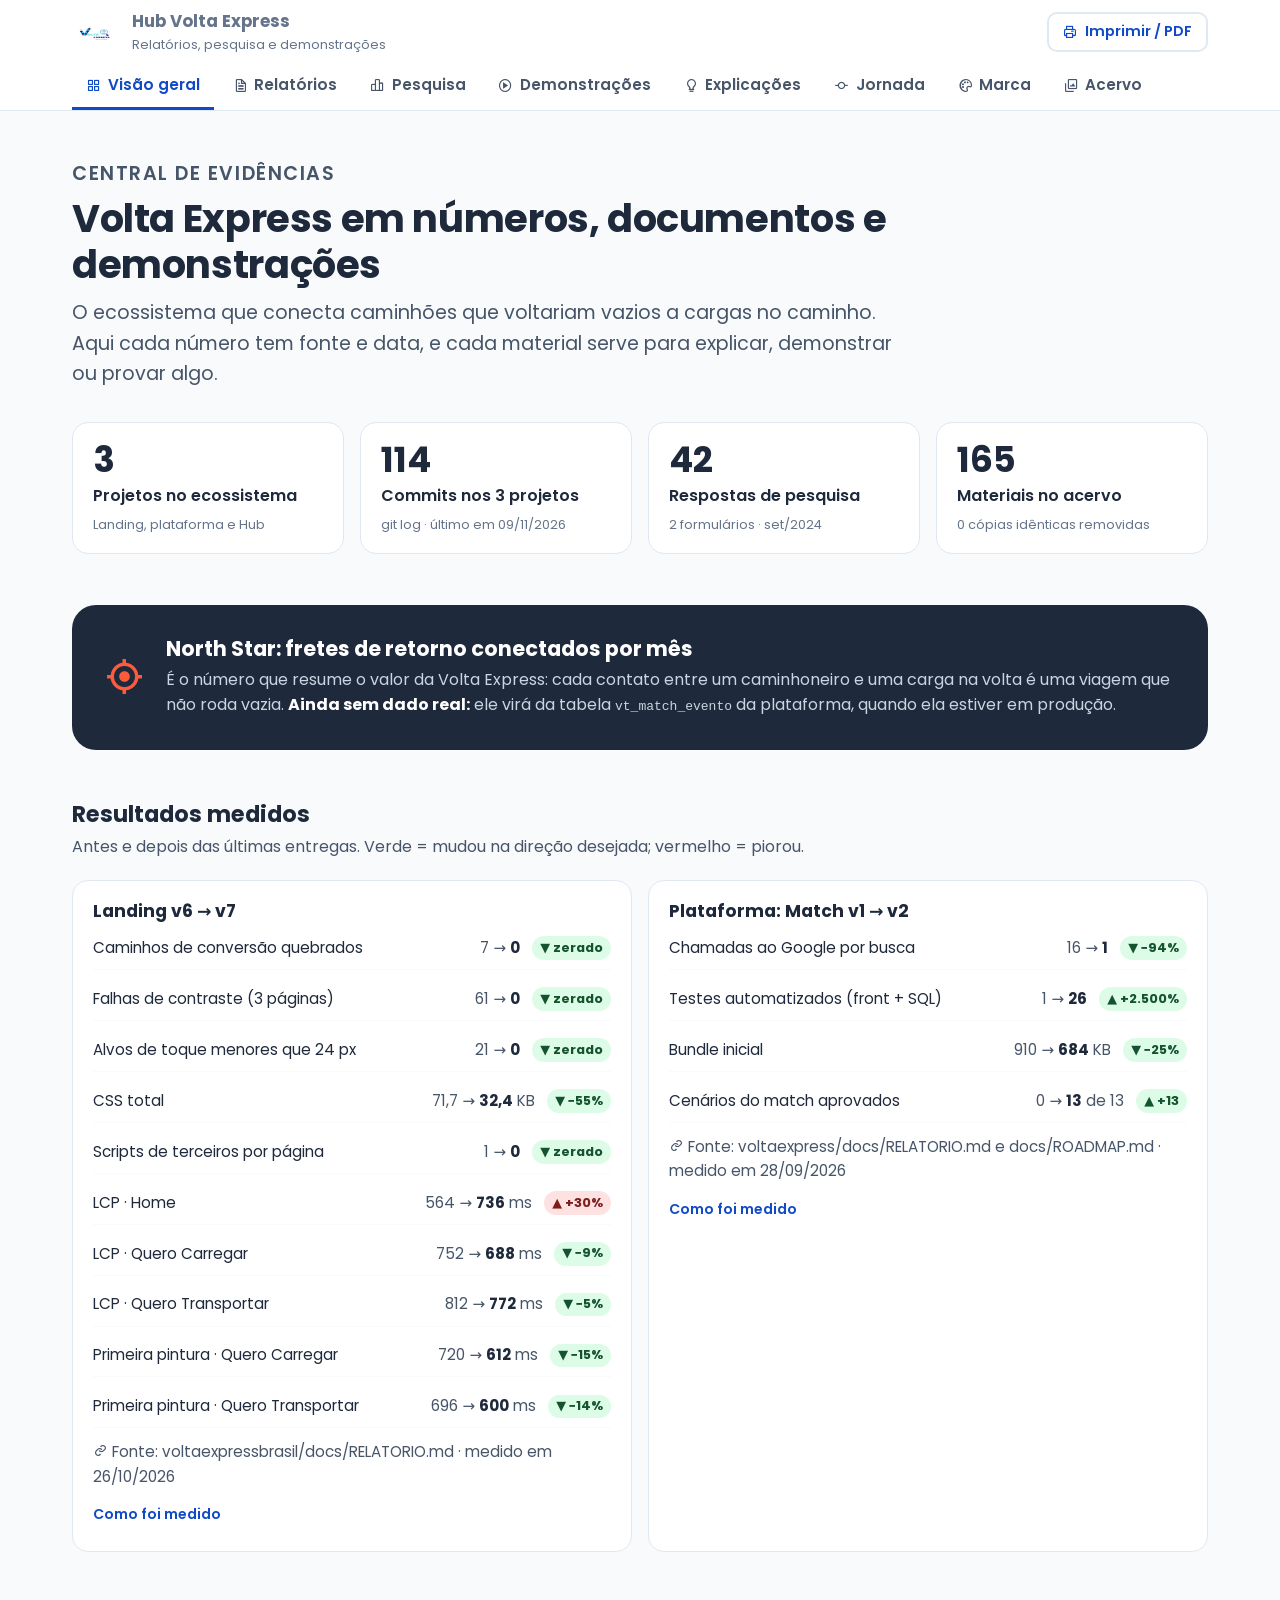
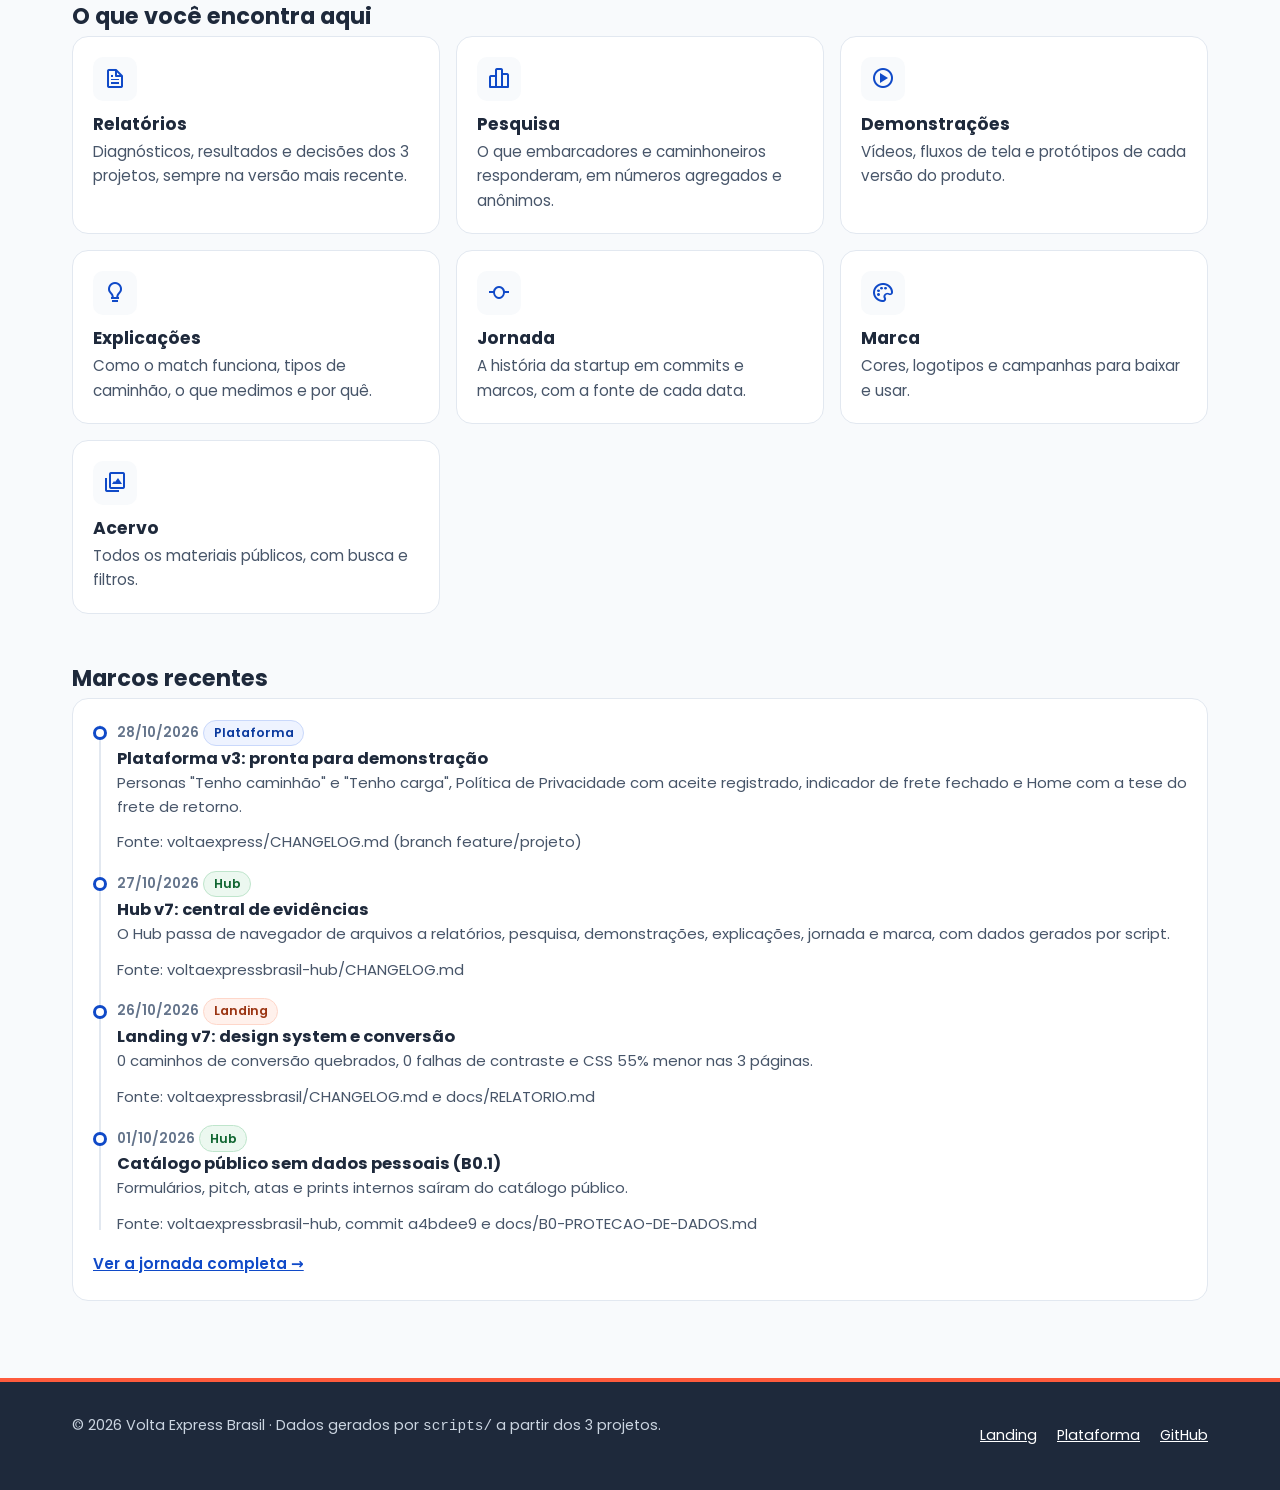
<file: index.html>
<!DOCTYPE html>
<html lang="pt-BR">
<head>
  <meta charset="UTF-8" />
  <meta name="viewport" content="width=device-width, initial-scale=1" />
  <title>Hub Volta Express | Relatórios, pesquisa e demonstrações</title>
  <meta name="description" content="Central de evidências da Volta Express Brasil: relatórios, pesquisa, demonstrações, explicações, jornada e marca, cada número com fonte e data." />
  <meta name="theme-color" content="#104ac8" />

  <link rel="preconnect" href="https://fonts.googleapis.com" />
  <link rel="preconnect" href="https://fonts.gstatic.com" crossorigin />
  <link rel="stylesheet" href="https://fonts.googleapis.com/css2?family=Poppins:wght@400;600;700&display=swap" />
  <link rel="stylesheet" href="https://cdn.jsdelivr.net/npm/boxicons@2.1.4/css/boxicons.min.css" media="print" onload="this.media='all'" />
  <noscript><link rel="stylesheet" href="https://cdn.jsdelivr.net/npm/boxicons@2.1.4/css/boxicons.min.css" /></noscript>

  <link rel="stylesheet" href="./shared/tokens.css?v=7.0.0" />
  <link rel="stylesheet" href="./style.css?v=7.0.0" />

  <link rel="apple-touch-icon" sizes="180x180" href="./public/apple-touch-icon.png" />
  <link rel="icon" type="image/png" sizes="32x32" href="./public/favicon-32x32.png" />
  <link rel="manifest" href="./public/site.webmanifest" />

  <script type="module" src="./js/main.js?v=7.0.0"></script>
</head>
<body>
  <a class="skip-link" href="#app">Pular para o conteúdo</a>

  <header class="hub-header">
    <div class="container hub-top">
      <a class="hub-brand" href="#/">
        <img src="./midia/voltaexpressbrasil/veb-logo/logo-completa-mini.webp" alt="" width="48" height="32" />
        <span><strong>Hub Volta Express</strong><span>Relatórios, pesquisa e demonstrações</span></span>
      </a>
      <div class="hub-actions">
        <button class="btn btn-ghost btn-sm" type="button" id="imprimir" aria-label="Imprimir ou salvar em PDF"><i class="bx bx-printer" aria-hidden="true"></i> <span class="ocultar-celular">Imprimir / PDF</span><span class="so-celular" aria-hidden="true">PDF</span></button>
      </div>
    </div>
    <nav class="container hub-tabs" aria-label="Seções do Hub">
      <ul>
        <li><a href="#/" data-rota="visao-geral"><i class="bx bx-grid-alt" aria-hidden="true"></i> Visão geral</a></li>
        <li><a href="#/relatorios" data-rota="relatorios"><i class="bx bx-file" aria-hidden="true"></i> Relatórios</a></li>
        <li><a href="#/pesquisa" data-rota="pesquisa"><i class="bx bx-bar-chart-alt-2" aria-hidden="true"></i> Pesquisa</a></li>
        <li><a href="#/demonstracoes" data-rota="demonstracoes"><i class="bx bx-play-circle" aria-hidden="true"></i> Demonstrações</a></li>
        <li><a href="#/explicacoes" data-rota="explicacoes"><i class="bx bx-bulb" aria-hidden="true"></i> Explicações</a></li>
        <li><a href="#/jornada" data-rota="jornada"><i class="bx bx-git-commit" aria-hidden="true"></i> Jornada</a></li>
        <li><a href="#/marca" data-rota="marca"><i class="bx bx-palette" aria-hidden="true"></i> Marca</a></li>
        <li><a href="#/acervo" data-rota="acervo"><i class="bx bx-images" aria-hidden="true"></i> Acervo</a></li>
      </ul>
    </nav>
  </header>

  <main id="app" class="container" tabindex="-1" aria-live="polite">
    <noscript>
      <div class="aviso">O Hub precisa de JavaScript para montar os relatórios a partir dos dados em <code>data/</code>. Os arquivos originais estão em <code>assets/</code> e os textos em <code>data/relatorios/</code>.</div>
    </noscript>
    <p class="vazio">Carregando…</p>
  </main>

  <footer class="hub-footer">
    <div class="container">
      <p>© 2026 Volta Express Brasil · Dados gerados por <code>scripts/</code> a partir dos 3 projetos.</p>
      <ul>
        <li><a href="https://voltaexpressbrasil.com.br/">Landing</a></li>
        <li><a href="https://voltaexpress.com.br/">Plataforma</a></li>
        <li><a href="https://github.com/VoltaExpress">GitHub</a></li>
      </ul>
    </div>
  </footer>

  <dialog class="visualizador" id="visualizador" aria-labelledby="vis-titulo"></dialog>
</body>
</html>
</file>
<file: shared/tokens.css>
/* ==========================================================================
   Volta Express Brasil — Design tokens (fonte única de cores, tipografia e espaço)
   Cópia idêntica de voltaexpressbrasil/shared/tokens.css (landing). Alterar nos dois projetos.
   Contrastes medidos contra branco (WCAG 2.x): ver docs/DESIGN-SYSTEM.md
   ========================================================================== */
:root {
  /* --- Cores da marca --- */
  --color-primary: #104ac8;        /* azul institucional · 7,41:1 com texto branco */
  --color-primary-dark: #0b3a9e;   /* hover do azul */
  --color-brand: #fe5b3d;          /* laranja da marca · só em fundos, ícones e títulos grandes (3,1:1) */
  --color-brand-strong: #ee4f2c;   /* laranja dos destaques em títulos grandes · 3,2:1 no fundo do hero (mín. 3:1) */
  --color-brand-text: #c2410c;     /* laranja para texto pequeno · 5,18:1 no branco */
  --color-brand-soft: #fff1ec;     /* fundo suave laranja */
  --color-whatsapp: #15803d;       /* verde do WhatsApp escurecido · 5,02:1 com texto branco */
  --color-whatsapp-dark: #116632;

  /* --- Neutros --- */
  --color-text: #1e293b;           /* 14,6:1 */
  --color-text-muted: #475569;     /* 7,58:1 — texto secundário */
  --color-text-soft: #64748b;      /* 4,76:1 — legendas pequenas, só em fundo branco */
  --color-border: #e2e8f0;
  --color-bg: #ffffff;
  --color-bg-soft: #f8fafc;
  --color-bg-hero: #f1f1f1;        /* mesmo cinza do fundo dos banners */
  --color-dark: #1e293b;           /* rodapé e cards escuros */
  --color-dark-text: #cbd5e1;      /* texto sobre o escuro · 10,4:1 */

  /* --- Tipografia (uma família, 3 pesos) --- */
  --font-sans: "Poppins", system-ui, -apple-system, "Segoe UI", Roboto, Arial, sans-serif;
  --fw-regular: 400;
  --fw-semibold: 600;
  --fw-bold: 700;
  --fs-h1: clamp(2.2rem, 1.4rem + 3.6vw, 3.75rem);
  --fs-h2: clamp(1.7rem, 1.3rem + 1.6vw, 2.4rem);
  --fs-h3: 1.2rem;
  --fs-lead: clamp(1.05rem, 1rem + 0.3vw, 1.2rem);
  --fs-body: 1rem;
  --fs-small: 0.9rem;

  /* --- Espaço, forma e sombra --- */
  --space-section: clamp(64px, 6vw + 24px, 112px);
  --container: 1200px;
  --gutter: clamp(16px, 4vw, 32px);
  --radius-sm: 10px;
  --radius-md: 16px;
  --radius-lg: 24px;
  --radius-pill: 999px;
  --shadow-sm: 0 2px 10px rgba(15, 23, 42, 0.06);
  --shadow-md: 0 12px 30px rgba(15, 23, 42, 0.08);
  --shadow-lg: 0 24px 50px rgba(15, 23, 42, 0.14);

  /* --- Interação --- */
  --tap: 44px;                     /* alvo de toque mínimo (WCAG 2.2 recomenda 44px) */
  --header-h: 72px;
  --ease: cubic-bezier(0.4, 0, 0.2, 1);
  --t-fast: 0.2s var(--ease);
  --t-base: 0.35s var(--ease);
}
</file>
<file: style.css>
/* ==========================================================================
   Hub Volta Express — estilos
   Tokens (cores, fonte, espaço) vêm de shared/tokens.css, os mesmos da landing.
   Ordem: base → layout → header/abas → componentes → seções → visualizadores → impressão
   ========================================================================== */

/* --- Base --- */
*, *::before, *::after { box-sizing: border-box; margin: 0; padding: 0; }
html { scroll-behavior: smooth; -webkit-text-size-adjust: 100%; }
body {
  font-family: var(--font-sans);
  line-height: 1.6;
  color: var(--color-text);
  background: var(--color-bg-soft);
  -webkit-font-smoothing: antialiased;
}
img, video, svg { max-width: 100%; display: block; }
a { color: var(--color-primary); }
ul, ol { list-style: none; }
button, input, select { font: inherit; color: inherit; }
h1, h2, h3, h4 { line-height: 1.2; font-weight: var(--fw-bold); color: var(--color-text); }
:focus-visible { outline: 3px solid var(--color-primary); outline-offset: 3px; border-radius: 6px; }
.sr-only { position: absolute; width: 1px; height: 1px; overflow: hidden; clip: rect(0 0 0 0); white-space: nowrap; }
.bx { display: inline-block; min-width: 1em; line-height: 1; }

.skip-link {
  position: absolute; left: 16px; top: -100px; z-index: 2000;
  background: var(--color-primary); color: #fff; padding: 12px 18px; border-radius: var(--radius-sm);
}
.skip-link:focus { top: 12px; }

.container { width: 100%; max-width: var(--container); margin-inline: auto; padding-inline: var(--gutter); }

/* --- Header + abas das seções --- */
.hub-header {
  position: sticky; top: 0; z-index: 100;
  background: rgba(255, 255, 255, 0.96);
  backdrop-filter: blur(10px);
  border-bottom: 1px solid var(--color-border);
}
.hub-top { display: flex; align-items: center; gap: 1rem; min-height: 64px; }
.hub-brand { display: inline-flex; align-items: center; gap: 0.75rem; text-decoration: none; color: var(--color-text); }
.hub-brand img { width: 48px; height: 32px; }
.so-celular { display: none; }
@media (max-width: 520px) { .ocultar-celular { display: none; } .so-celular { display: inline; } .hub-brand span { display: none; } }
.hub-brand strong { font-size: 1.05rem; }
.hub-brand span { display: block; font-size: 0.8rem; color: var(--color-text-soft); font-weight: var(--fw-regular); }
.hub-actions { margin-left: auto; display: flex; gap: 0.5rem; }

.hub-tabs { overflow-x: auto; scrollbar-width: none; }
.hub-tabs::-webkit-scrollbar { display: none; }
.hub-tabs ul { display: flex; gap: 0.25rem; min-width: max-content; }
.hub-tabs a {
  display: inline-flex; align-items: center; gap: 0.4rem;
  min-height: 46px; padding: 0 0.9rem;
  border-bottom: 3px solid transparent;
  color: var(--color-text-muted); font-weight: var(--fw-semibold); font-size: 0.95rem; text-decoration: none;
  white-space: nowrap;
}
.hub-tabs a:hover { color: var(--color-primary); }
.hub-tabs a[aria-current="page"] { color: var(--color-primary); border-bottom-color: var(--color-primary); }

/* --- Botões --- */
.btn {
  display: inline-flex; align-items: center; justify-content: center; gap: 0.45rem;
  min-height: var(--tap); padding: 0.6rem 1.1rem;
  border-radius: var(--radius-sm); border: 2px solid transparent;
  font-weight: var(--fw-semibold); text-decoration: none; cursor: pointer; line-height: 1.2;
  transition: background var(--t-fast), color var(--t-fast), border-color var(--t-fast);
}
.btn-primary { background: var(--color-primary); color: #fff; }
.btn-primary:hover { background: var(--color-primary-dark); }
.btn-ghost { background: #fff; color: var(--color-primary); border-color: var(--color-border); }
.btn-ghost:hover { border-color: var(--color-primary); }
.btn-sm { min-height: 40px; padding: 0.4rem 0.9rem; font-size: 0.9rem; }

/* --- Página --- */
#app:focus { outline: none; } /* foco vem do roteador (tabindex=-1), não do usuário */
main { padding-block: clamp(24px, 4vw, 48px) clamp(48px, 6vw, 80px); min-height: 70vh; }
.page-head { margin-bottom: 2rem; max-width: 820px; }
.eyebrow {
  display: inline-block; margin-bottom: 0.4rem;
  font-size: var(--fs-small); font-weight: var(--fw-semibold); letter-spacing: 0.08em; text-transform: uppercase;
  color: var(--color-brand-text);
}
.page-head h1 { font-size: var(--fs-h2); margin-bottom: 0.6rem; letter-spacing: -0.01em; }
.page-head p { color: var(--color-text-muted); font-size: var(--fs-lead); }
.section { margin-top: clamp(32px, 4vw, 56px); }
.section > h2 { font-size: 1.4rem; margin-bottom: 0.4rem; }
.section > .section-lead { color: var(--color-text-muted); margin-bottom: 1.25rem; max-width: 760px; }
.fonte { font-size: 0.82rem; color: var(--color-text-soft); margin-top: 0.75rem; }
.fonte code { font-size: 0.8rem; }
.vazio { padding: 2rem; text-align: center; color: var(--color-text-muted); }
.aviso {
  display: flex; gap: 0.6rem; align-items: flex-start;
  padding: 0.9rem 1rem; border-radius: var(--radius-sm);
  background: var(--color-brand-soft); font-size: 0.92rem;
}
.aviso .bx { color: var(--color-brand-text); font-size: 1.2rem; margin-top: 2px; }

/* --- Grades e cartões --- */
.grid { display: grid; gap: 1rem; }
/* minmax(0, 1fr): sem isso, um texto longo (URL, caminho de arquivo) ou uma tabela alarga a coluna e cria rolagem lateral. */
.grid-2 { grid-template-columns: repeat(2, minmax(0, 1fr)); }
.grid-3 { grid-template-columns: repeat(3, minmax(0, 1fr)); }
.grid-4 { grid-template-columns: repeat(4, minmax(0, 1fr)); }
@media (max-width: 1000px) { .grid-3, .grid-4 { grid-template-columns: repeat(2, minmax(0, 1fr)); } }
@media (max-width: 640px) { .grid-2, .grid-3, .grid-4 { grid-template-columns: minmax(0, 1fr); } }
.grid > *, .card, .marco, .timeline { min-width: 0; }
.fonte, .card p, .marco p, .relatorio-meta, .artigo { overflow-wrap: anywhere; }

.card {
  background: #fff; border: 1px solid var(--color-border); border-radius: var(--radius-md);
  padding: 1.25rem;
}
a.card { display: block; color: inherit; text-decoration: none; transition: border-color var(--t-fast), transform var(--t-fast), box-shadow var(--t-fast); }
a.card:hover { border-color: var(--color-primary); transform: translateY(-3px); box-shadow: var(--shadow-md); }
.card h3 { font-size: 1.08rem; margin-bottom: 0.35rem; }
.card p { color: var(--color-text-muted); font-size: 0.95rem; }
.card .meta { font-size: 0.82rem; color: var(--color-text-soft); margin-top: 0.6rem; display: flex; flex-wrap: wrap; gap: 0.25rem 0.75rem; }
.card-icon {
  width: 44px; height: 44px; display: grid; place-items: center; margin-bottom: 0.8rem;
  border-radius: var(--radius-sm); background: var(--color-bg-soft); color: var(--color-primary); font-size: 1.5rem;
}

.tag {
  display: inline-flex; align-items: center; padding: 0.15rem 0.6rem; border-radius: var(--radius-pill);
  background: var(--color-bg-soft); border: 1px solid var(--color-border);
  font-size: 0.78rem; font-weight: var(--fw-semibold); color: var(--color-text-muted);
}
.tag-landing { background: #fff1ec; border-color: #fed7ca; color: #9a3412; }
.tag-plataforma { background: #eef3ff; border-color: #c9d8fb; color: #0b3a9e; }
.tag-hub { background: #ecf8f0; border-color: #bfe5cc; color: #116632; }
.tag-pesquisa { background: #f5f0ff; border-color: #ddd0fb; color: #5b21b6; }

/* --- Indicadores (KPI) --- */
.kpi { background: #fff; border: 1px solid var(--color-border); border-radius: var(--radius-md); padding: 1.1rem 1.25rem; }
.kpi-valor { font-size: 2.2rem; font-weight: var(--fw-bold); line-height: 1.1; color: var(--color-text); }
.kpi-rotulo { font-weight: var(--fw-semibold); margin-top: 0.25rem; }
.kpi-fonte { font-size: 0.8rem; color: var(--color-text-soft); margin-top: 0.35rem; }

.north-star {
  display: grid; grid-template-columns: auto 1fr; gap: 1.25rem; align-items: center;
  background: var(--color-dark); color: var(--color-dark-text);
  border-radius: var(--radius-lg); padding: clamp(20px, 3vw, 32px);
}
.north-star h2 { color: #fff; font-size: 1.3rem; margin-bottom: 0.3rem; }
.north-star .bx { font-size: 2.6rem; color: var(--color-brand); }
.north-star strong { color: #fff; }

/* --- Antes e depois --- */
.comparacao { display: grid; gap: 0.5rem; }
.comparacao li {
  display: grid; grid-template-columns: minmax(0, 1fr) auto auto; align-items: center; gap: 0.5rem 0.75rem;
  padding: 0.55rem 0; border-bottom: 1px solid var(--color-bg-soft); font-size: 0.95rem;
}
.comparacao .valores { font-variant-numeric: tabular-nums; color: var(--color-text-muted); white-space: nowrap; }
.comparacao .valores strong { color: var(--color-text); }
.delta { font-size: 0.8rem; font-weight: var(--fw-bold); padding: 0.1rem 0.5rem; border-radius: var(--radius-pill); white-space: nowrap; }
.delta-bom { background: #dcfce7; color: #14532d; }
.delta-ruim { background: #fee2e2; color: #7f1d1d; }
@media (max-width: 380px) { .comparacao li { grid-template-columns: minmax(0, 1fr) auto; } .comparacao .valores { grid-column: 1; } }
.delta-neutro { background: var(--color-bg-soft); color: var(--color-text-muted); }

/* --- Gráficos (SVG desenhado em js/renderers.js) --- */
.grafico { width: 100%; height: auto; overflow: visible; }
.barras { display: grid; gap: 0.55rem; }
.barra { display: grid; grid-template-columns: minmax(0, 11rem) minmax(0, 1fr) 6.5rem; align-items: center; gap: 0.4rem 0.75rem; font-size: 0.9rem; }
.barra-rotulo { line-height: 1.3; }
.barra-trilho { height: 22px; background: var(--color-bg-soft); border-radius: 6px; overflow: hidden; }
.barra-valor { display: block; height: 100%; border-radius: 6px; }
.barra-numero { text-align: right; font-weight: var(--fw-semibold); font-variant-numeric: tabular-nums; white-space: nowrap; }
@media (max-width: 520px) {
  .barra { grid-template-columns: minmax(0, 1fr) 6.5rem; }
  .barra-rotulo { grid-column: 1 / -1; }
}
@media print { .barra-valor { -webkit-print-color-adjust: exact; print-color-adjust: exact; } }
.grafico text { font-family: var(--font-sans); fill: var(--color-text); }
.grafico .rotulo { font-size: 13px; }
.grafico .valor { font-size: 13px; font-weight: 600; }
.grafico .eixo { font-size: 11px; fill: var(--color-text-soft); }
.grafico .grade { stroke: var(--color-border); stroke-width: 1; }
.legenda { display: flex; flex-wrap: wrap; gap: 0.5rem 1rem; margin-top: 0.75rem; font-size: 0.88rem; }
.legenda span { display: inline-flex; align-items: center; gap: 0.4rem; }
.legenda i { width: 12px; height: 12px; border-radius: 3px; display: inline-block; }
details.dados { margin-top: 0.6rem; font-size: 0.88rem; }
details.dados summary { cursor: pointer; color: var(--color-primary); font-weight: var(--fw-semibold); min-height: 32px; display: flex; align-items: center; }
.tabela { width: 100%; border-collapse: collapse; font-size: 0.92rem; background: #fff; }
.tabela th, .tabela td { padding: 0.55rem 0.75rem; text-align: left; border-bottom: 1px solid var(--color-border); }
.tabela th { font-size: 0.8rem; text-transform: uppercase; letter-spacing: 0.04em; color: var(--color-text-soft); background: var(--color-bg-soft); }
.tabela td.num, .tabela th.num { text-align: right; font-variant-numeric: tabular-nums; }
.tabela-wrap { overflow-x: auto; border: 1px solid var(--color-border); border-radius: var(--radius-sm); }

/* --- Achados (pesquisa e explicações) --- */
.achados { display: grid; gap: 0.6rem; }
.achados li { display: flex; gap: 0.6rem; align-items: flex-start; }
.achados .bx { color: var(--color-primary); font-size: 1.25rem; margin-top: 2px; flex-shrink: 0; }

/* --- Filtros --- */
.filtros { display: flex; flex-wrap: wrap; gap: 0.6rem; align-items: center; margin-bottom: 1.25rem; }
.filtros input[type="search"], .filtros select {
  min-height: var(--tap); padding: 0 0.9rem; border: 1px solid var(--color-border); border-radius: var(--radius-sm); background: #fff;
}
.filtros input[type="search"] { flex: 1 1 220px; min-width: 0; width: 100%; }
.filtros select { flex: 1 1 160px; max-width: 100%; }
.filtros input[type="checkbox"] { width: 20px; height: 20px; accent-color: var(--color-primary); }
/* Links "ver mais" fora de parágrafo: alvo de toque de pelo menos 24 px (WCAG 2.2, 2.5.8). */
.fonte > a:only-child { display: inline-flex; align-items: center; min-height: 32px; font-weight: var(--fw-semibold); }
.chips { display: flex; flex-wrap: wrap; gap: 0.4rem; }
.chip {
  min-height: 40px; padding: 0 0.9rem; border-radius: var(--radius-pill);
  border: 1px solid var(--color-border); background: #fff; cursor: pointer; font-size: 0.9rem; font-weight: var(--fw-semibold);
  color: var(--color-text-muted);
}
.chip[aria-pressed="true"] { background: var(--color-primary); border-color: var(--color-primary); color: #fff; }
.contador { font-size: 0.9rem; color: var(--color-text-muted); }

/* --- Galeria (acervo, marca, demonstrações) --- */
.galeria { display: grid; grid-template-columns: repeat(auto-fill, minmax(min(150px, 100%), 1fr)); gap: 0.9rem; }
@media (max-width: 520px) { .galeria:not(.galeria-grande) { grid-template-columns: repeat(2, minmax(0, 1fr)); gap: 0.6rem; } }
.peca {
  display: flex; flex-direction: column; text-align: left; width: 100%;
  background: #fff; border: 1px solid var(--color-border); border-radius: var(--radius-sm); overflow: hidden; cursor: pointer;
  padding: 0; transition: border-color var(--t-fast), box-shadow var(--t-fast);
}
.peca:hover { border-color: var(--color-primary); box-shadow: var(--shadow-sm); }
.peca-img { position: relative; aspect-ratio: 4 / 3; background: var(--color-bg-soft); }
.peca-img img { position: absolute; inset: 0; width: 100%; height: 100%; object-fit: cover; }
.peca-ext { position: absolute; inset: auto 0 18%; text-align: center; font-size: 0.8rem; font-weight: var(--fw-bold); letter-spacing: 0.06em; color: var(--color-text-muted); }
.peca-img .bx { position: absolute; inset: 0; display: grid; place-items: center; font-size: 2.4rem; color: var(--color-text-soft); }
.peca-img .play { position: absolute; right: 8px; bottom: 8px; background: #0f172a; color: #fff; border-radius: var(--radius-pill); padding: 0.15rem 0.55rem; font-size: 0.78rem; font-weight: 600; }
.peca-info { padding: 0.6rem 0.75rem 0.75rem; }
.peca-info strong { display: block; font-size: 0.9rem; line-height: 1.3; }
.peca-info span { font-size: 0.78rem; color: var(--color-text-soft); }
.galeria-grande { grid-template-columns: repeat(auto-fill, minmax(280px, 1fr)); }

/* --- Paleta da marca --- */
.paleta { display: grid; grid-template-columns: repeat(auto-fill, minmax(200px, 1fr)); gap: 0.75rem; }
.cor { border: 1px solid var(--color-border); border-radius: var(--radius-sm); overflow: hidden; background: #fff; }
.cor-amostra { height: 72px; }
.cor-info { padding: 0.6rem 0.75rem; font-size: 0.85rem; }
.cor-info strong { display: block; }
.cor-info code { font-size: 0.82rem; }

/* --- Linha do tempo (jornada) --- */
.timeline { position: relative; display: grid; grid-template-columns: minmax(0, 1fr); gap: 1rem; padding-left: 1.5rem; }
.timeline::before { content: ""; position: absolute; left: 6px; top: 6px; bottom: 6px; width: 2px; background: var(--color-border); }
.marco { position: relative; }
.marco::before {
  content: ""; position: absolute; left: -1.5rem; top: 0.45rem; width: 14px; height: 14px; border-radius: 50%;
  background: #fff; border: 3px solid var(--color-primary);
}
.marco time { font-size: 0.85rem; font-weight: var(--fw-semibold); color: var(--color-text-soft); }
.marco h3 { font-size: 1.02rem; margin: 0.15rem 0; }
.marco p { color: var(--color-text-muted); font-size: 0.93rem; }

/* --- Passos e funil (explicações) --- */
.etapas { display: grid; grid-template-columns: repeat(3, 1fr); gap: 1rem; counter-reset: etapa; }
@media (max-width: 800px) { .etapas { grid-template-columns: 1fr; } }
.funil { display: grid; gap: 0.4rem; }
.funil li {
  display: flex; align-items: center; gap: 0.75rem; padding: 0.6rem 0.9rem; border-radius: var(--radius-sm);
  background: #fff; border: 1px solid var(--color-border); font-weight: var(--fw-semibold); font-size: 0.95rem;
}
.funil li span { color: var(--color-brand-text); font-variant-numeric: tabular-nums; }
.glossario { display: grid; grid-template-columns: max-content 1fr; gap: 0.6rem 1.25rem; }
.glossario dt { font-weight: var(--fw-bold); }
.glossario dd { color: var(--color-text-muted); }
@media (max-width: 600px) { .glossario { grid-template-columns: 1fr; } .glossario dd { margin-bottom: 0.5rem; } }

/* --- Relatório (texto convertido do Markdown) --- */
.relatorio-meta { display: flex; flex-wrap: wrap; gap: 0.5rem 1rem; align-items: center; color: var(--color-text-soft); font-size: 0.9rem; margin-bottom: 1.5rem; }
.artigo {
  background: #fff; border: 1px solid var(--color-border); border-radius: var(--radius-md);
  padding: clamp(20px, 4vw, 48px); max-width: 900px;
}
.artigo h2 { font-size: 1.35rem; margin: 2rem 0 0.75rem; }
.artigo h3 { font-size: 1.1rem; margin: 1.5rem 0 0.5rem; }
.artigo h2:first-child, .artigo h3:first-child { margin-top: 0; }
.artigo p, .artigo ul, .artigo ol { margin-bottom: 1rem; color: var(--color-text); }
.artigo ul { list-style: disc; padding-left: 1.4rem; }
.artigo ol { list-style: decimal; padding-left: 1.4rem; }
.artigo li { margin-bottom: 0.3rem; }
.artigo blockquote { border-left: 4px solid var(--color-brand); padding: 0.5rem 1rem; background: var(--color-bg-soft); color: var(--color-text-muted); margin-bottom: 1rem; }
.artigo code { font-family: ui-monospace, "Cascadia Code", Consolas, monospace; font-size: 0.88em; background: var(--color-bg-soft); padding: 0.1rem 0.35rem; border-radius: 4px; }
.artigo pre { background: var(--color-dark); color: #e2e8f0; padding: 1rem; border-radius: var(--radius-sm); overflow-x: auto; margin-bottom: 1rem; }
.artigo pre code { background: none; padding: 0; color: inherit; }
.artigo table { width: 100%; border-collapse: collapse; margin-bottom: 1.25rem; font-size: 0.92rem; display: block; overflow-x: auto; }
.artigo th, .artigo td { padding: 0.5rem 0.7rem; border: 1px solid var(--color-border); text-align: left; vertical-align: top; }
.artigo th { background: var(--color-bg-soft); }

/* --- Visualizador (lightbox) --- */
dialog.visualizador {
  width: min(1100px, calc(100vw - 32px)); max-height: calc(100vh - 32px);
  border: 0; border-radius: var(--radius-lg); padding: 0; box-shadow: var(--shadow-lg); margin: auto;
}
dialog.visualizador::backdrop { background: rgba(15, 23, 42, 0.75); }
.vis-topo { display: flex; align-items: flex-start; gap: 1rem; padding: 1rem 1.25rem; border-bottom: 1px solid var(--color-border); }
.vis-topo h2 { font-size: 1.1rem; }
.vis-topo p { font-size: 0.88rem; color: var(--color-text-muted); }
.vis-fechar { margin-left: auto; flex-shrink: 0; width: var(--tap); height: var(--tap); border: 0; border-radius: var(--radius-sm); background: var(--color-bg-soft); font-size: 1.6rem; cursor: pointer; }
.vis-corpo { padding: 1rem 1.25rem; display: grid; place-items: center; background: #0f172a0d; }
.vis-corpo img, .vis-corpo video { max-height: 68vh; width: auto; border-radius: var(--radius-sm); }
.vis-corpo pre { width: 100%; max-height: 68vh; overflow: auto; background: var(--color-dark); color: #e2e8f0; padding: 1rem; border-radius: var(--radius-sm); font-size: 0.85rem; }
.vis-rodape { display: flex; flex-wrap: wrap; gap: 0.5rem 1rem; align-items: center; padding: 0.75rem 1.25rem 1rem; font-size: 0.85rem; color: var(--color-text-soft); }
.vis-rodape .btn { margin-left: auto; }

/* --- Rodapé --- */
.hub-footer { background: var(--color-dark); color: var(--color-dark-text); padding-block: 2rem; font-size: 0.9rem; border-top: 4px solid var(--color-brand); }
.hub-footer .container { display: flex; flex-wrap: wrap; gap: 1rem 2rem; justify-content: space-between; }
.hub-footer a { color: #fff; }
.hub-footer ul { display: flex; flex-wrap: wrap; gap: 0.5rem 1.25rem; }
.hub-footer li a { display: inline-flex; align-items: center; min-height: var(--tap); }

/* --- Movimento reduzido --- */
@media (prefers-reduced-motion: reduce) {
  html { scroll-behavior: auto; }
  *, *::before, *::after { transition-duration: 0.01ms !important; animation-duration: 0.01ms !important; }
}

/* --- Impressão: cada seção vira um relatório em PDF (Ctrl+P → Salvar como PDF) --- */
@media print {
  @page { margin: 16mm; }
  body { background: #fff; font-size: 11pt; }
  .hub-header, .hub-footer, .skip-link, .filtros, .btn, details.dados summary, dialog { display: none !important; }
  details.dados > *:not(summary) { display: block; }
  main { padding: 0; }
  .card, .kpi, .artigo { border-color: #ccc; break-inside: avoid; }
  .north-star { background: #fff; color: #000; border: 2px solid #000; }
  .north-star h2, .north-star strong { color: #000; }
  .artigo { border: 0; padding: 0; max-width: none; }
  a { color: #000; }
  .imprimir-cabecalho { display: block !important; margin-bottom: 1rem; font-size: 9pt; color: #555; }
}
.imprimir-cabecalho { display: none; }
</file>
